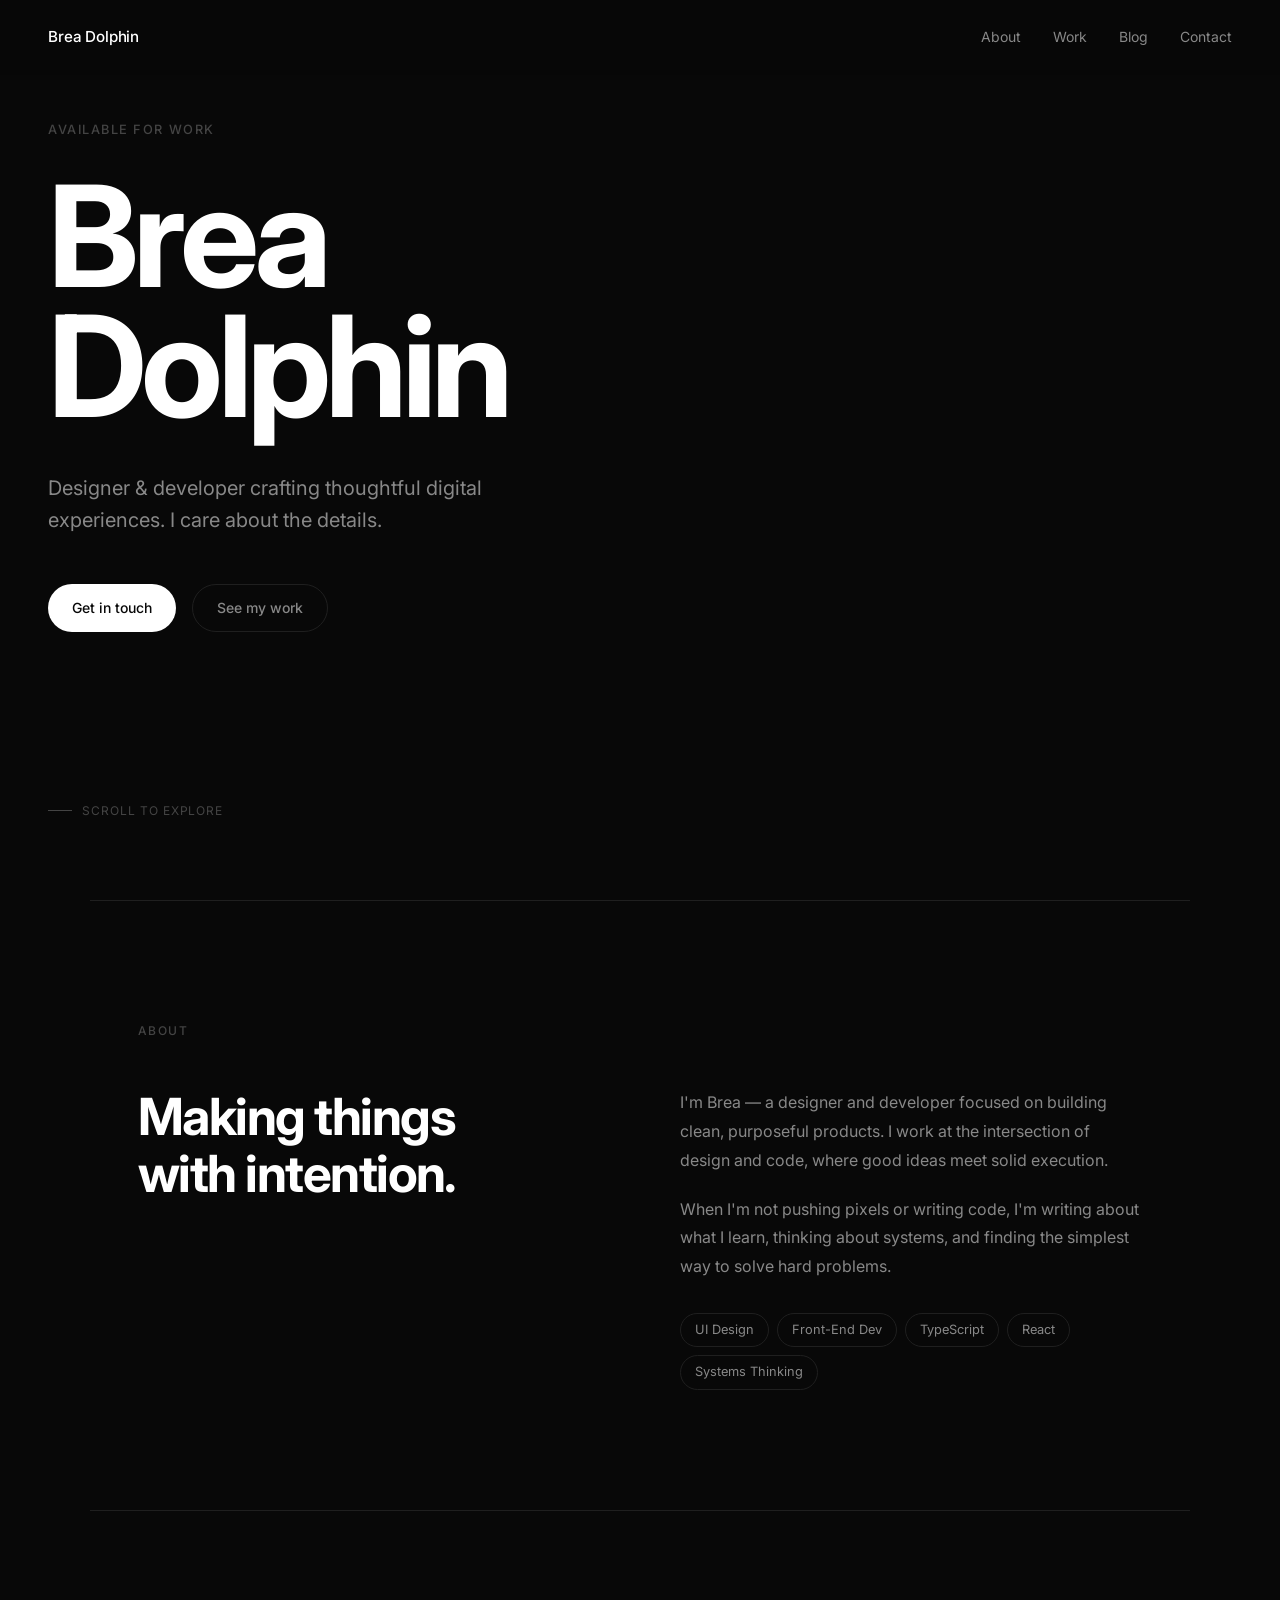
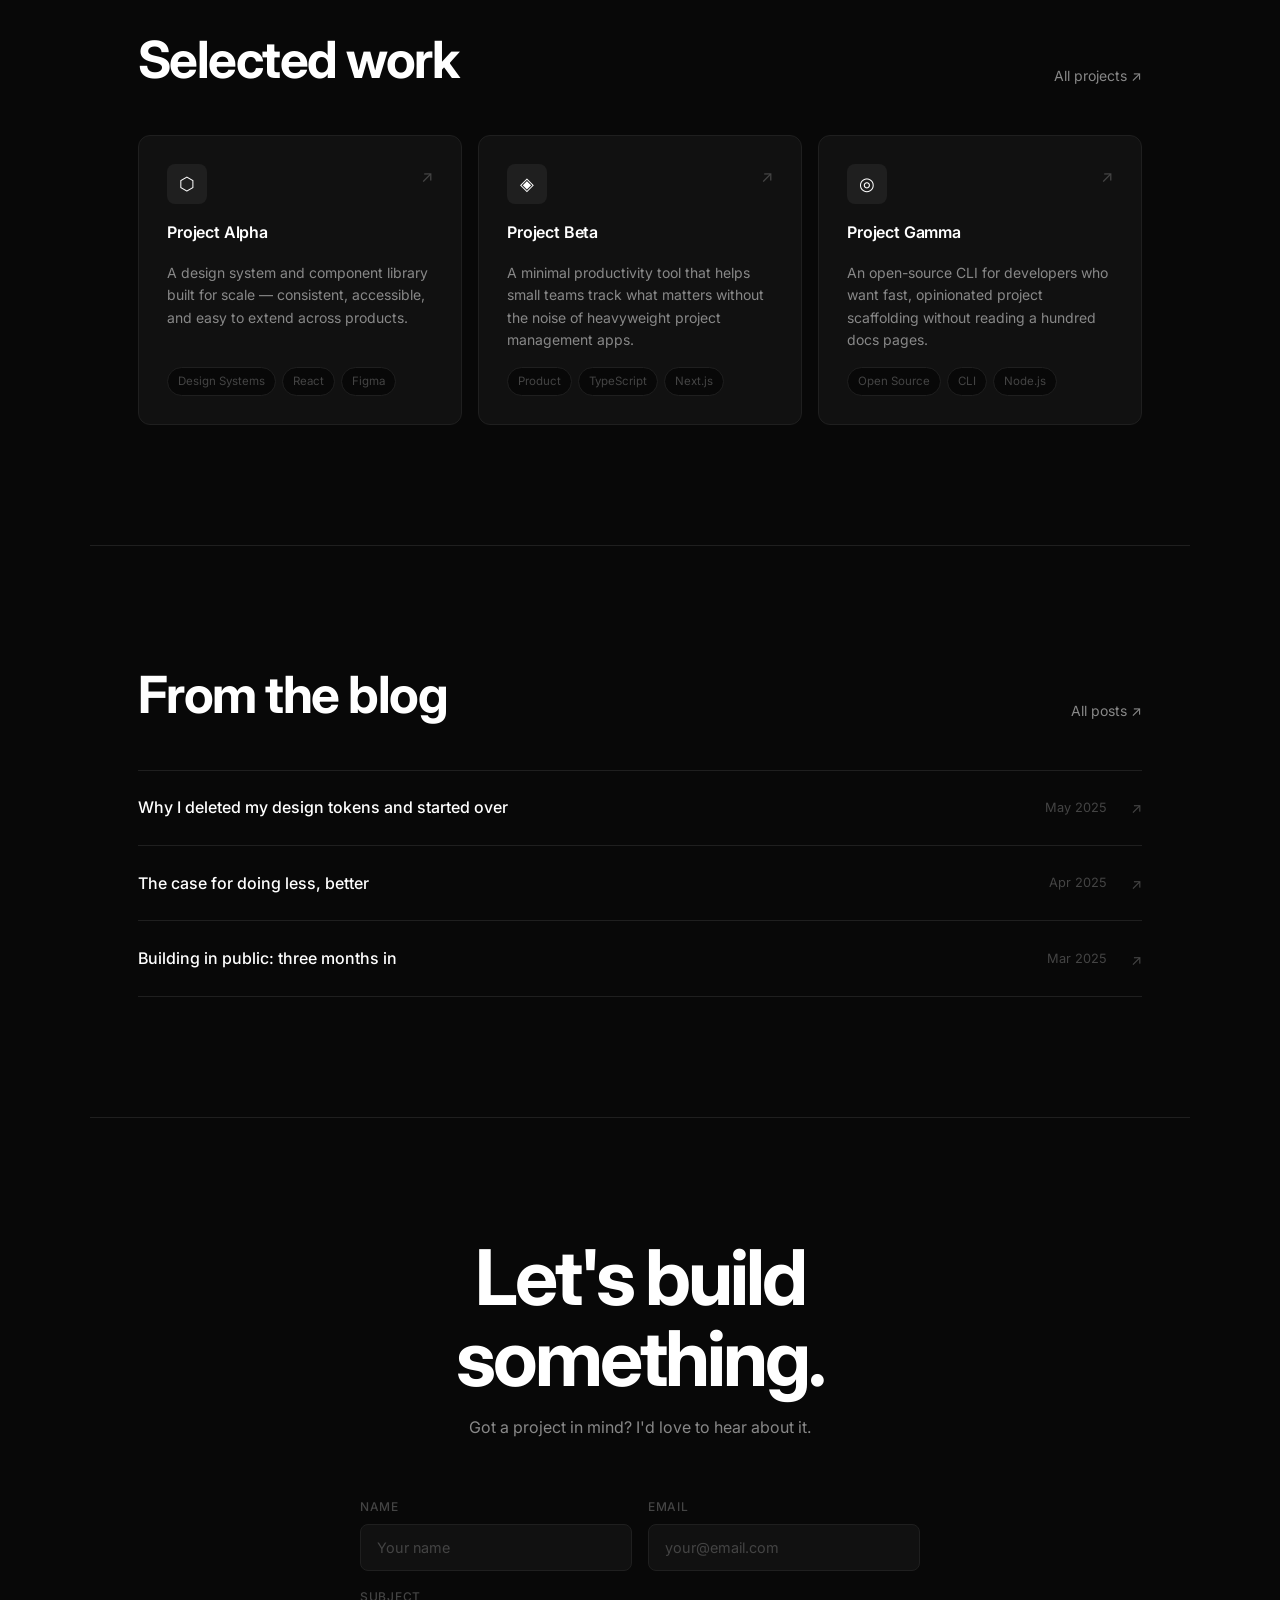
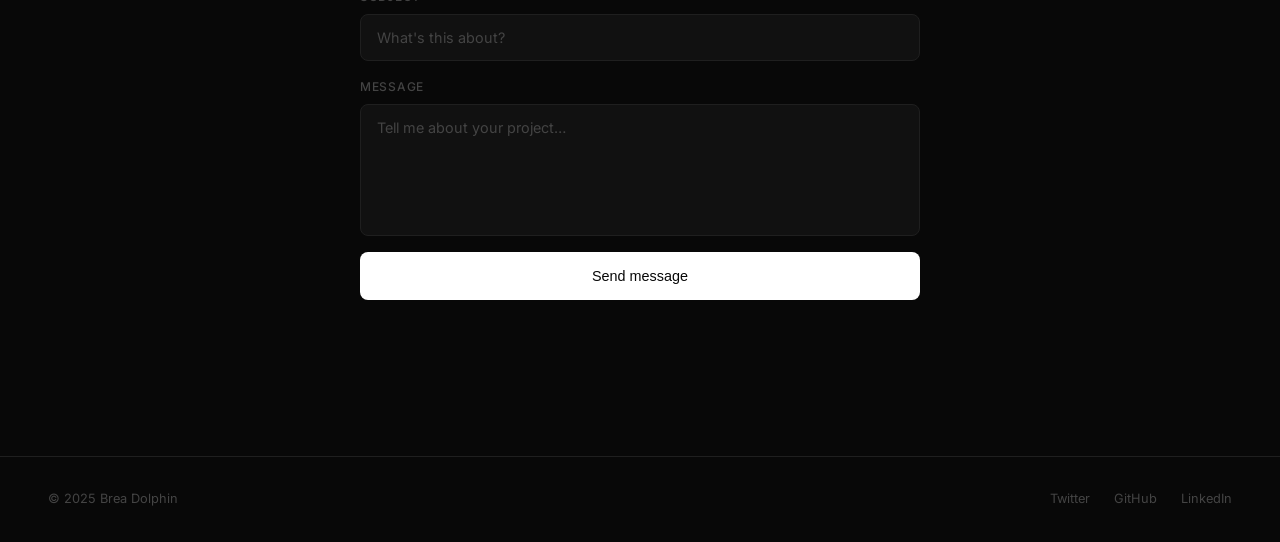
<file: index.html>
<!DOCTYPE html>
<html lang="en">
<head>
  <meta charset="UTF-8" />
  <meta name="viewport" content="width=device-width, initial-scale=1.0" />
  <title>Brea Dolphin</title>
  <meta name="description" content="Brea Dolphin — designer, developer, and creator." />
  <link rel="preconnect" href="https://fonts.googleapis.com" />
  <link rel="preconnect" href="https://fonts.gstatic.com" crossorigin />
  <link href="https://fonts.googleapis.com/css2?family=Inter:wght@400;500;600;700&display=swap" rel="stylesheet" />
  <link rel="stylesheet" href="style.css" />
</head>
<body>

  <!-- NAV -->
  <nav id="nav">
    <a href="#hero" class="nav-name">Brea Dolphin</a>
    <ul class="nav-links">
      <li><a href="#about">About</a></li>
      <li><a href="#projects">Work</a></li>
      <li><a href="blog.html">Blog</a></li>
      <li><a href="#contact">Contact</a></li>
    </ul>
  </nav>

  <!-- HERO -->
  <section id="hero">
    <p class="hero-label">Available for work</p>
    <h1 class="hero-name">Brea<br>Dolphin</h1>
    <p class="hero-tagline">Designer &amp; developer crafting thoughtful digital experiences. I care about the details.</p>
    <div class="hero-actions">
      <a href="#contact" class="btn btn-primary">Get in touch</a>
      <a href="#projects" class="btn btn-ghost">See my work</a>
    </div>
    <p class="scroll-hint">Scroll to explore</p>
  </section>

  <hr class="divider" />

  <!-- ABOUT -->
  <section id="about">
    <p class="section-label">About</p>
    <div class="about-grid">
      <div class="about-left">
        <h2 class="about-heading">Making things<br>with intention.</h2>
      </div>
      <div class="about-body">
        <p>I'm Brea — a designer and developer focused on building clean, purposeful products. I work at the intersection of design and code, where good ideas meet solid execution.</p>
        <p>When I'm not pushing pixels or writing code, I'm writing about what I learn, thinking about systems, and finding the simplest way to solve hard problems.</p>
        <div class="about-tags">
          <span class="tag">UI Design</span>
          <span class="tag">Front-End Dev</span>
          <span class="tag">TypeScript</span>
          <span class="tag">React</span>
          <span class="tag">Systems Thinking</span>
        </div>
      </div>
    </div>
  </section>

  <hr class="divider" />

  <!-- PROJECTS -->
  <section id="projects">
    <div class="projects-header">
      <h2 class="projects-heading">Selected work</h2>
      <a href="#projects" class="see-all">All projects ↗</a>
    </div>
    <div class="projects-grid">

      <a href="#" class="project-card">
        <div class="project-card-top">
          <div class="project-icon">⬡</div>
          <span class="project-arrow">↗</span>
        </div>
        <p class="project-name">Project Alpha</p>
        <p class="project-desc">A design system and component library built for scale — consistent, accessible, and easy to extend across products.</p>
        <div class="project-tags">
          <span class="project-tag">Design Systems</span>
          <span class="project-tag">React</span>
          <span class="project-tag">Figma</span>
        </div>
      </a>

      <a href="#" class="project-card">
        <div class="project-card-top">
          <div class="project-icon">◈</div>
          <span class="project-arrow">↗</span>
        </div>
        <p class="project-name">Project Beta</p>
        <p class="project-desc">A minimal productivity tool that helps small teams track what matters without the noise of heavyweight project management apps.</p>
        <div class="project-tags">
          <span class="project-tag">Product</span>
          <span class="project-tag">TypeScript</span>
          <span class="project-tag">Next.js</span>
        </div>
      </a>

      <a href="#" class="project-card">
        <div class="project-card-top">
          <div class="project-icon">◎</div>
          <span class="project-arrow">↗</span>
        </div>
        <p class="project-name">Project Gamma</p>
        <p class="project-desc">An open-source CLI for developers who want fast, opinionated project scaffolding without reading a hundred docs pages.</p>
        <div class="project-tags">
          <span class="project-tag">Open Source</span>
          <span class="project-tag">CLI</span>
          <span class="project-tag">Node.js</span>
        </div>
      </a>

    </div>
  </section>

  <hr class="divider" />

  <!-- BLOG SECTION -->
  <section id="blog-section">
    <div class="blog-header">
      <h2 class="blog-heading">From the blog</h2>
      <a href="blog.html" class="see-all">All posts ↗</a>
    </div>
    <div class="blog-list">

      <a href="blog.html" class="blog-item">
        <span class="blog-item-title">Why I deleted my design tokens and started over</span>
        <div class="blog-item-right">
          <span class="blog-item-date">May 2025</span>
          <span class="blog-item-arrow">↗</span>
        </div>
      </a>

      <a href="blog.html" class="blog-item">
        <span class="blog-item-title">The case for doing less, better</span>
        <div class="blog-item-right">
          <span class="blog-item-date">Apr 2025</span>
          <span class="blog-item-arrow">↗</span>
        </div>
      </a>

      <a href="blog.html" class="blog-item">
        <span class="blog-item-title">Building in public: three months in</span>
        <div class="blog-item-right">
          <span class="blog-item-date">Mar 2025</span>
          <span class="blog-item-arrow">↗</span>
        </div>
      </a>

    </div>
  </section>

  <hr class="divider" />

  <!-- CONTACT -->
  <section id="contact">
    <h2 class="contact-heading">Let's build<br>something.</h2>
    <p class="contact-sub">Got a project in mind? I'd love to hear about it.</p>
    <form class="contact-form" onsubmit="handleSubmit(event)">
      <div class="form-row">
        <div class="form-field">
          <label for="name">Name</label>
          <input id="name" type="text" placeholder="Your name" required />
        </div>
        <div class="form-field">
          <label for="email">Email</label>
          <input id="email" type="email" placeholder="your@email.com" required />
        </div>
      </div>
      <div class="form-field">
        <label for="subject">Subject</label>
        <input id="subject" type="text" placeholder="What's this about?" />
      </div>
      <div class="form-field">
        <label for="message">Message</label>
        <textarea id="message" rows="6" placeholder="Tell me about your project…" required></textarea>
      </div>
      <button type="submit" class="btn btn-primary">Send message</button>
      <p class="form-status" id="form-status"></p>
    </form>
  </section>

  <!-- FOOTER -->
  <footer>
    <p class="footer-copy">© 2025 Brea Dolphin</p>
    <div class="footer-links">
      <a href="#">Twitter</a>
      <a href="#">GitHub</a>
      <a href="#">LinkedIn</a>
    </div>
  </footer>

  <script>
    const nav = document.getElementById('nav');
    window.addEventListener('scroll', () => {
      nav.classList.toggle('scrolled', window.scrollY > 40);
    });

    function handleSubmit(e) {
      e.preventDefault();
      const status = document.getElementById('form-status');
      const btn = e.target.querySelector('button[type="submit"]');
      btn.textContent = 'Sending…';
      btn.disabled = true;
      setTimeout(() => {
        status.textContent = 'Message sent — I\'ll be in touch soon.';
        e.target.reset();
        btn.textContent = 'Send message';
        btn.disabled = false;
      }, 1200);
    }
  </script>

</body>
</html>
</file>
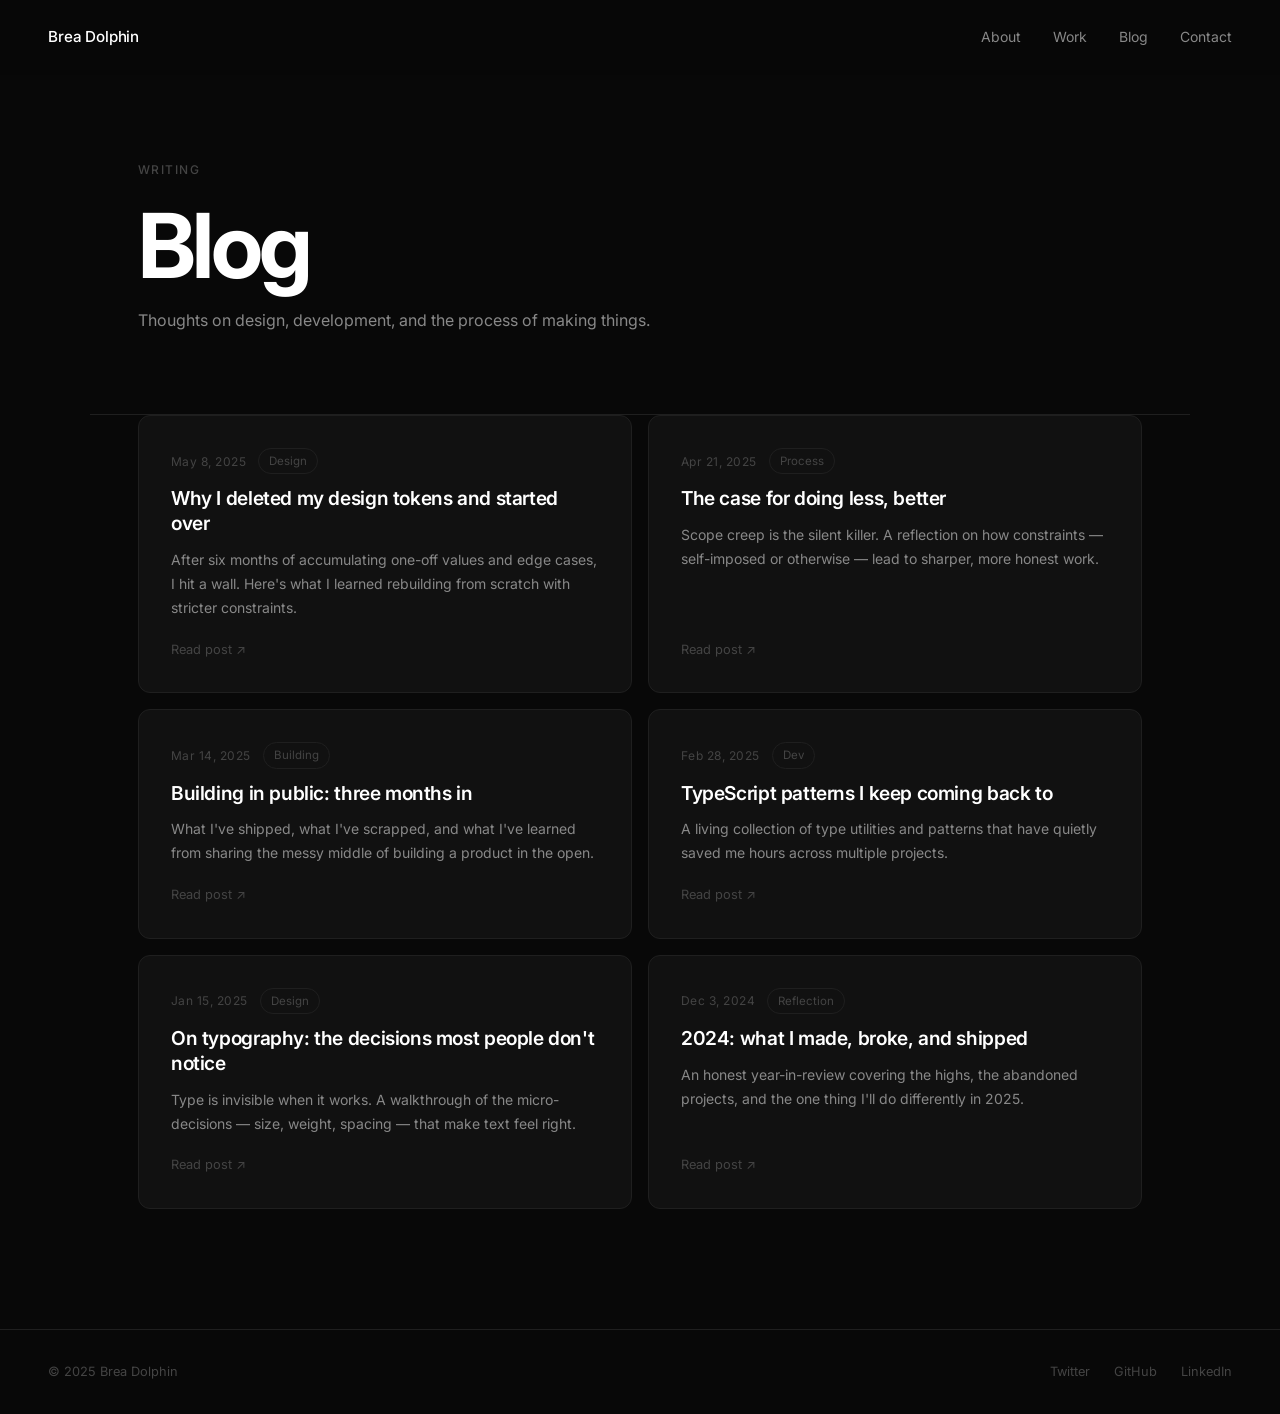
<file: blog.html>
<!DOCTYPE html>
<html lang="en">
<head>
  <meta charset="UTF-8" />
  <meta name="viewport" content="width=device-width, initial-scale=1.0" />
  <title>Blog — Brea Dolphin</title>
  <meta name="description" content="Thoughts on design, development, and building things." />
  <link rel="preconnect" href="https://fonts.googleapis.com" />
  <link rel="preconnect" href="https://fonts.gstatic.com" crossorigin />
  <link href="https://fonts.googleapis.com/css2?family=Inter:wght@400;500;600;700&display=swap" rel="stylesheet" />
  <link rel="stylesheet" href="style.css" />
</head>
<body>

  <!-- NAV -->
  <nav id="nav" class="scrolled">
    <a href="index.html" class="nav-name">Brea Dolphin</a>
    <ul class="nav-links">
      <li><a href="index.html#about">About</a></li>
      <li><a href="index.html#projects">Work</a></li>
      <li><a href="blog.html">Blog</a></li>
      <li><a href="index.html#contact">Contact</a></li>
    </ul>
  </nav>

  <!-- PAGE HERO -->
  <div class="page-hero">
    <p class="page-hero-label">Writing</p>
    <h1 class="page-hero-title">Blog</h1>
    <p class="page-hero-sub">Thoughts on design, development, and the process of making things.</p>
  </div>

  <hr class="divider" />

  <!-- BLOG POSTS -->
  <div class="blog-page-content">
    <div class="blog-grid">

      <a href="#" class="blog-card">
        <div class="blog-card-meta">
          <span class="blog-card-date">May 8, 2025</span>
          <span class="blog-card-tag">Design</span>
        </div>
        <p class="blog-card-title">Why I deleted my design tokens and started over</p>
        <p class="blog-card-excerpt">After six months of accumulating one-off values and edge cases, I hit a wall. Here's what I learned rebuilding from scratch with stricter constraints.</p>
        <span class="blog-card-read">Read post ↗</span>
      </a>

      <a href="#" class="blog-card">
        <div class="blog-card-meta">
          <span class="blog-card-date">Apr 21, 2025</span>
          <span class="blog-card-tag">Process</span>
        </div>
        <p class="blog-card-title">The case for doing less, better</p>
        <p class="blog-card-excerpt">Scope creep is the silent killer. A reflection on how constraints — self-imposed or otherwise — lead to sharper, more honest work.</p>
        <span class="blog-card-read">Read post ↗</span>
      </a>

      <a href="#" class="blog-card">
        <div class="blog-card-meta">
          <span class="blog-card-date">Mar 14, 2025</span>
          <span class="blog-card-tag">Building</span>
        </div>
        <p class="blog-card-title">Building in public: three months in</p>
        <p class="blog-card-excerpt">What I've shipped, what I've scrapped, and what I've learned from sharing the messy middle of building a product in the open.</p>
        <span class="blog-card-read">Read post ↗</span>
      </a>

      <a href="#" class="blog-card">
        <div class="blog-card-meta">
          <span class="blog-card-date">Feb 28, 2025</span>
          <span class="blog-card-tag">Dev</span>
        </div>
        <p class="blog-card-title">TypeScript patterns I keep coming back to</p>
        <p class="blog-card-excerpt">A living collection of type utilities and patterns that have quietly saved me hours across multiple projects.</p>
        <span class="blog-card-read">Read post ↗</span>
      </a>

      <a href="#" class="blog-card">
        <div class="blog-card-meta">
          <span class="blog-card-date">Jan 15, 2025</span>
          <span class="blog-card-tag">Design</span>
        </div>
        <p class="blog-card-title">On typography: the decisions most people don't notice</p>
        <p class="blog-card-excerpt">Type is invisible when it works. A walkthrough of the micro-decisions — size, weight, spacing — that make text feel right.</p>
        <span class="blog-card-read">Read post ↗</span>
      </a>

      <a href="#" class="blog-card">
        <div class="blog-card-meta">
          <span class="blog-card-date">Dec 3, 2024</span>
          <span class="blog-card-tag">Reflection</span>
        </div>
        <p class="blog-card-title">2024: what I made, broke, and shipped</p>
        <p class="blog-card-excerpt">An honest year-in-review covering the highs, the abandoned projects, and the one thing I'll do differently in 2025.</p>
        <span class="blog-card-read">Read post ↗</span>
      </a>

    </div>
  </div>

  <!-- FOOTER -->
  <footer>
    <p class="footer-copy">© 2025 Brea Dolphin</p>
    <div class="footer-links">
      <a href="#">Twitter</a>
      <a href="#">GitHub</a>
      <a href="#">LinkedIn</a>
    </div>
  </footer>

  <script>
    const nav = document.getElementById('nav');
    window.addEventListener('scroll', () => {
      nav.classList.toggle('scrolled', window.scrollY > 40);
    });
  </script>

</body>
</html>
</file>
<file: style.css>
*, *::before, *::after { box-sizing: border-box; margin: 0; padding: 0; }

:root {
  --bg: #080808;
  --surface: #111111;
  --border: #1f1f1f;
  --text: #ffffff;
  --text-2: #888888;
  --text-3: #444444;
  --radius: 12px;
  --font: 'Inter', sans-serif;
}

html { scroll-behavior: smooth; font-size: 16px; }

body {
  background: var(--bg);
  color: var(--text);
  font-family: var(--font);
  line-height: 1.6;
  -webkit-font-smoothing: antialiased;
}

a { color: inherit; text-decoration: none; }

/* ── NAV ── */
nav {
  position: fixed;
  top: 0; left: 0; right: 0;
  z-index: 100;
  display: flex;
  justify-content: space-between;
  align-items: center;
  padding: 24px 48px;
  background: rgba(8,8,8,0.85);
  backdrop-filter: blur(12px);
  -webkit-backdrop-filter: blur(12px);
  border-bottom: 1px solid transparent;
  transition: border-color 0.3s;
}

nav.scrolled { border-color: var(--border); }

.nav-name {
  font-size: 0.95rem;
  font-weight: 500;
  letter-spacing: -0.01em;
}

.nav-links {
  display: flex;
  gap: 32px;
  list-style: none;
}

.nav-links a {
  font-size: 0.875rem;
  color: var(--text-2);
  transition: color 0.2s;
}

.nav-links a:hover { color: var(--text); }

/* ── SECTIONS ── */
section { padding: 120px 48px; max-width: 1100px; margin: 0 auto; }

/* ── HERO ── */
#hero {
  min-height: 100vh;
  display: flex;
  flex-direction: column;
  justify-content: center;
  padding-top: 120px;
  padding-bottom: 80px;
  max-width: none;
  padding-left: 48px;
  padding-right: 48px;
}

.hero-label {
  font-size: 0.8rem;
  font-weight: 500;
  letter-spacing: 0.12em;
  text-transform: uppercase;
  color: var(--text-3);
  margin-bottom: 32px;
}

.hero-name {
  font-size: clamp(4rem, 11vw, 10rem);
  font-weight: 700;
  letter-spacing: -0.04em;
  line-height: 0.92;
  margin-bottom: 40px;
}

.hero-tagline {
  font-size: clamp(1rem, 2vw, 1.25rem);
  color: var(--text-2);
  max-width: 480px;
  line-height: 1.6;
  margin-bottom: 48px;
}

.hero-actions {
  display: flex;
  gap: 16px;
  flex-wrap: wrap;
}

.btn {
  display: inline-flex;
  align-items: center;
  gap: 8px;
  padding: 12px 24px;
  border-radius: 100px;
  font-size: 0.875rem;
  font-weight: 500;
  transition: all 0.2s;
  cursor: pointer;
  border: none;
}

.btn-primary {
  background: var(--text);
  color: var(--bg);
}

.btn-primary:hover { background: #e0e0e0; }

.btn-ghost {
  background: transparent;
  color: var(--text-2);
  border: 1px solid var(--border);
}

.btn-ghost:hover { border-color: #444; color: var(--text); }

.scroll-hint {
  margin-top: auto;
  padding-top: 80px;
  font-size: 0.75rem;
  color: var(--text-3);
  letter-spacing: 0.08em;
  text-transform: uppercase;
  display: flex;
  align-items: center;
  gap: 10px;
}

.scroll-hint::before {
  content: '';
  display: block;
  width: 24px;
  height: 1px;
  background: var(--text-3);
}

/* ── DIVIDER ── */
hr.divider {
  border: none;
  border-top: 1px solid var(--border);
  max-width: 1100px;
  margin: 0 auto;
}

/* ── SECTION LABEL ── */
.section-label {
  font-size: 0.75rem;
  font-weight: 500;
  letter-spacing: 0.12em;
  text-transform: uppercase;
  color: var(--text-3);
  margin-bottom: 48px;
}

/* ── ABOUT ── */
#about .about-grid {
  display: grid;
  grid-template-columns: 1fr 1fr;
  gap: 80px;
  align-items: start;
}

.about-heading {
  font-size: clamp(2rem, 4vw, 3.25rem);
  font-weight: 700;
  letter-spacing: -0.03em;
  line-height: 1.1;
}

.about-body p {
  font-size: 1rem;
  color: var(--text-2);
  line-height: 1.8;
  margin-bottom: 20px;
}

.about-body p:last-child { margin-bottom: 0; }

.about-tags {
  display: flex;
  flex-wrap: wrap;
  gap: 8px;
  margin-top: 32px;
}

.tag {
  padding: 6px 14px;
  border: 1px solid var(--border);
  border-radius: 100px;
  font-size: 0.8rem;
  color: var(--text-2);
}

/* ── PROJECTS ── */
#projects .projects-header {
  display: flex;
  justify-content: space-between;
  align-items: flex-end;
  margin-bottom: 48px;
}

.projects-heading {
  font-size: clamp(2rem, 4vw, 3.25rem);
  font-weight: 700;
  letter-spacing: -0.03em;
  line-height: 1.1;
}

.see-all {
  font-size: 0.875rem;
  color: var(--text-2);
  display: flex;
  align-items: center;
  gap: 6px;
  transition: color 0.2s;
}

.see-all:hover { color: var(--text); }

.projects-grid {
  display: grid;
  grid-template-columns: repeat(3, 1fr);
  gap: 16px;
}

.project-card {
  background: var(--surface);
  border: 1px solid var(--border);
  border-radius: var(--radius);
  padding: 28px;
  display: flex;
  flex-direction: column;
  gap: 16px;
  transition: border-color 0.2s, transform 0.2s;
  cursor: pointer;
}

.project-card:hover {
  border-color: #333;
  transform: translateY(-2px);
}

.project-card-top {
  display: flex;
  justify-content: space-between;
  align-items: flex-start;
}

.project-icon {
  width: 40px; height: 40px;
  background: var(--border);
  border-radius: 8px;
  display: flex;
  align-items: center;
  justify-content: center;
  font-size: 1.1rem;
}

.project-arrow {
  color: var(--text-3);
  font-size: 1rem;
  transition: color 0.2s;
}

.project-card:hover .project-arrow { color: var(--text); }

.project-name {
  font-size: 1rem;
  font-weight: 600;
  letter-spacing: -0.01em;
}

.project-desc {
  font-size: 0.875rem;
  color: var(--text-2);
  line-height: 1.6;
  flex: 1;
}

.project-tags {
  display: flex;
  flex-wrap: wrap;
  gap: 6px;
  margin-top: auto;
}

.project-tag {
  padding: 4px 10px;
  background: var(--bg);
  border: 1px solid var(--border);
  border-radius: 100px;
  font-size: 0.72rem;
  color: var(--text-3);
}

/* ── BLOG SECTION ── */
#blog-section .blog-header {
  display: flex;
  justify-content: space-between;
  align-items: flex-end;
  margin-bottom: 48px;
}

.blog-heading {
  font-size: clamp(2rem, 4vw, 3.25rem);
  font-weight: 700;
  letter-spacing: -0.03em;
  line-height: 1.1;
}

.blog-list { display: flex; flex-direction: column; gap: 1px; }

.blog-item {
  display: flex;
  justify-content: space-between;
  align-items: center;
  padding: 24px 0;
  border-bottom: 1px solid var(--border);
  transition: padding-left 0.2s;
  cursor: pointer;
}

.blog-item:first-child { border-top: 1px solid var(--border); }

.blog-item:hover { padding-left: 8px; }

.blog-item-title {
  font-size: 1rem;
  font-weight: 500;
}

.blog-item-right {
  display: flex;
  align-items: center;
  gap: 24px;
}

.blog-item-date {
  font-size: 0.8rem;
  color: var(--text-3);
}

.blog-item-arrow {
  color: var(--text-3);
  font-size: 0.9rem;
  transition: color 0.2s;
}

.blog-item:hover .blog-item-arrow { color: var(--text); }

/* ── CONTACT ── */
#contact {
  text-align: center;
}

.contact-heading {
  font-size: clamp(2.5rem, 6vw, 5rem);
  font-weight: 700;
  letter-spacing: -0.04em;
  line-height: 1.05;
  margin-bottom: 16px;
}

.contact-sub {
  font-size: 1rem;
  color: var(--text-2);
  margin-bottom: 56px;
}

.contact-form {
  max-width: 560px;
  margin: 0 auto;
  display: flex;
  flex-direction: column;
  gap: 16px;
}

.form-row { display: grid; grid-template-columns: 1fr 1fr; gap: 16px; }

.form-field {
  display: flex;
  flex-direction: column;
  gap: 8px;
  text-align: left;
}

.form-field label {
  font-size: 0.75rem;
  font-weight: 500;
  letter-spacing: 0.06em;
  text-transform: uppercase;
  color: var(--text-3);
}

.form-field input,
.form-field textarea {
  background: var(--surface);
  border: 1px solid var(--border);
  border-radius: 8px;
  padding: 14px 16px;
  color: var(--text);
  font-family: var(--font);
  font-size: 0.9rem;
  outline: none;
  transition: border-color 0.2s;
  resize: none;
}

.form-field input:focus,
.form-field textarea:focus { border-color: #444; }

.form-field input::placeholder,
.form-field textarea::placeholder { color: var(--text-3); }

.contact-form .btn-primary {
  width: 100%;
  justify-content: center;
  padding: 16px;
  font-size: 0.9rem;
  border-radius: 8px;
}

.form-status {
  font-size: 0.85rem;
  color: var(--text-2);
  text-align: center;
  min-height: 20px;
}

/* ── FOOTER ── */
footer {
  border-top: 1px solid var(--border);
  padding: 32px 48px;
  display: flex;
  justify-content: space-between;
  align-items: center;
}

.footer-copy {
  font-size: 0.8rem;
  color: var(--text-3);
}

.footer-links {
  display: flex;
  gap: 24px;
}

.footer-links a {
  font-size: 0.8rem;
  color: var(--text-3);
  transition: color 0.2s;
}

.footer-links a:hover { color: var(--text-2); }

/* ── BLOG PAGE ── */
.page-hero {
  padding: 160px 48px 80px;
  max-width: 1100px;
  margin: 0 auto;
}

.page-hero-label {
  font-size: 0.75rem;
  font-weight: 500;
  letter-spacing: 0.12em;
  text-transform: uppercase;
  color: var(--text-3);
  margin-bottom: 24px;
}

.page-hero-title {
  font-size: clamp(3rem, 7vw, 6rem);
  font-weight: 700;
  letter-spacing: -0.04em;
  line-height: 0.95;
  margin-bottom: 20px;
}

.page-hero-sub {
  font-size: 1rem;
  color: var(--text-2);
}

.blog-page-content {
  padding: 0 48px 120px;
  max-width: 1100px;
  margin: 0 auto;
}

.blog-grid {
  display: grid;
  grid-template-columns: repeat(2, 1fr);
  gap: 16px;
}

.blog-card {
  background: var(--surface);
  border: 1px solid var(--border);
  border-radius: var(--radius);
  padding: 32px;
  display: flex;
  flex-direction: column;
  gap: 12px;
  transition: border-color 0.2s, transform 0.2s;
  cursor: pointer;
}

.blog-card:hover {
  border-color: #333;
  transform: translateY(-2px);
}

.blog-card-meta {
  display: flex;
  align-items: center;
  gap: 12px;
}

.blog-card-date {
  font-size: 0.75rem;
  color: var(--text-3);
  letter-spacing: 0.04em;
}

.blog-card-tag {
  font-size: 0.72rem;
  color: var(--text-3);
  padding: 3px 10px;
  border: 1px solid var(--border);
  border-radius: 100px;
}

.blog-card-title {
  font-size: 1.2rem;
  font-weight: 600;
  letter-spacing: -0.02em;
  line-height: 1.3;
}

.blog-card-excerpt {
  font-size: 0.875rem;
  color: var(--text-2);
  line-height: 1.7;
  flex: 1;
}

.blog-card-read {
  font-size: 0.8rem;
  color: var(--text-3);
  display: flex;
  align-items: center;
  gap: 6px;
  margin-top: 8px;
  transition: color 0.2s;
}

.blog-card:hover .blog-card-read { color: var(--text); }

/* ── RESPONSIVE ── */
@media (max-width: 768px) {
  nav { padding: 20px 24px; }
  .nav-links { gap: 20px; }

  section { padding: 80px 24px; }

  #hero { padding: 120px 24px 60px; }
  .hero-name { font-size: clamp(3rem, 14vw, 6rem); }

  #about .about-grid { grid-template-columns: 1fr; gap: 40px; }

  .projects-grid { grid-template-columns: 1fr; }
  .projects-header { flex-direction: column; align-items: flex-start; gap: 16px; }

  .blog-header { flex-direction: column; align-items: flex-start; gap: 16px; }

  .contact-heading { font-size: clamp(2rem, 10vw, 3.5rem); }
  .form-row { grid-template-columns: 1fr; }

  footer { flex-direction: column; gap: 16px; text-align: center; }

  .page-hero { padding: 140px 24px 60px; }
  .blog-page-content { padding: 0 24px 80px; }
  .blog-grid { grid-template-columns: 1fr; }
}
</file>
